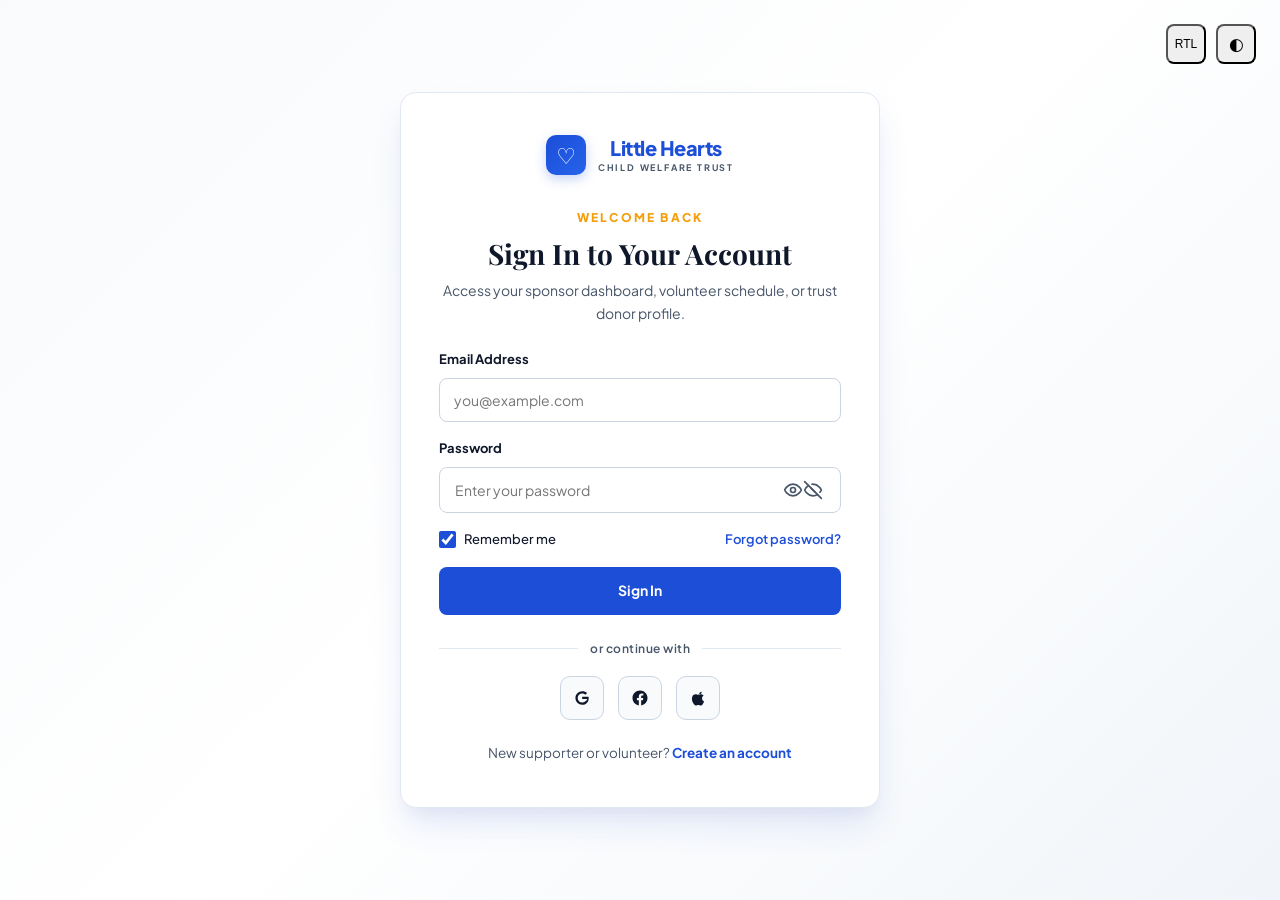
<file: login.html>
<!doctype html>
<html lang="en">
<head>
  <meta charset="utf-8">
  <meta name="viewport" content="width=device-width,initial-scale=1">
  <title>Sign In | Little Hearts Child Welfare Trust</title>
  <link rel="icon" href="assets/favicon.svg" type="image/svg+xml">
  <link rel="stylesheet" href="assets/style.css">
</head>
<body class="auth-body">
  <!-- Requirement 7: RTL and Theme button outside the card at top right corner -->
  <div class="auth-top-tools">
    <button class="tool-btn" id="rtlToggle" type="button" title="Toggle right-to-left layout" aria-label="Toggle RTL">RTL</button>
    <button class="tool-btn theme-toggle" id="themeToggle" type="button" aria-label="Toggle dark/light theme" title="Toggle theme">◐</button>
  </div>

  <main class="auth-wrap">
    <!-- Centered Card, Strictly No Images -->
    <section class="auth-card">
      <!-- Requirement 7: Brandname inside the card, aligned to center -->
      <a class="brand auth-card-brand" href="index.html" aria-label="Little Hearts Child Welfare Trust">
        <span class="brand-mark">♡</span>
        <span>Little Hearts<small>CHILD WELFARE TRUST</small></span>
      </a>

      <div class="auth-header">
        <span class="eyebrow">WELCOME BACK</span>
        <h1>Sign In to Your Account</h1>
        <p>Access your sponsor dashboard, volunteer schedule, or trust donor profile.</p>
      </div>

      <form id="authForm">
        <label>Email Address
          <input required type="email" name="email" placeholder="you@example.com" autocomplete="email">
        </label>
        <label>Password
          <div class="password-wrap">
            <input required type="password" name="password" id="loginPassword" placeholder="Enter your password" autocomplete="current-password">
            <button type="button" class="password-toggle" data-target="loginPassword" aria-label="Toggle password visibility">
              <svg class="eye-open" width="18" height="18" viewBox="0 0 24 24" fill="none" stroke="currentColor" stroke-width="2" stroke-linecap="round" stroke-linejoin="round"><path d="M2 12s3-7 10-7 10 7 10 7-3 7-10 7-10-7-10-7Z"/><circle cx="12" cy="12" r="3"/></svg>
              <svg class="eye-closed" width="18" height="18" viewBox="0 0 24 24" fill="none" stroke="currentColor" stroke-width="2" stroke-linecap="round" stroke-linejoin="round" style="display:none;"><path d="m9.88 9.88 4.24 4.24"/><path d="M10.73 5.08A10.43 10.43 0 0 1 12 5c7 0 10 7 10 7a13.16 13.16 0 0 1-1.67 2.68"/><path d="M6.61 6.61A13.526 13.526 0 0 0 2 12s3 7 10 7a9.74 9.74 0 0 0 5.39-1.61"/><line x1="2" x2="22" y1="2" y2="22"/></svg>
            </button>
          </div>
        </label>

        <!-- Issue 17: Remember Me Checkbox & Forgot Password Link -->
        <div class="auth-options-row">
          <label class="remember-checkbox">
            <input type="checkbox" name="remember" checked>
            <span>Remember me</span>
          </label>
          <a href="#" class="forgot-link">Forgot password?</a>
        </div>

        <button class="btn btn-primary full" type="submit">Sign In</button>
        <p class="form-status" aria-live="polite"></p>
      </form>

      <div class="auth-divider"><span>or continue with</span></div>

      <!-- Requirement 7: Social Media Icons Aligned Properly to Center (No Repetition) -->
      <div class="auth-social-row">
        <a class="social-auth-btn" href="#" aria-label="Sign in with Google" title="Google">
          <svg width="18" height="18" viewBox="0 0 24 24" fill="currentColor"><path d="M12.24 10.285V13.4h6.887C18.2 15.633 15.645 18 12.24 18c-3.315 0-6-2.685-6-6s2.685-6 6-6c1.62 0 3.09.615 4.2 1.62l2.37-2.37C17.415 3.87 14.985 3 12.24 3 7.27 3 3.24 7.03 3.24 12s4.03 9 9 9c5.205 0 8.655-3.66 8.655-8.82 0-.6-.06-1.185-.165-1.895H12.24z"/></svg>
        </a>
        <a class="social-auth-btn" href="#" aria-label="Sign in with Facebook" title="Facebook">
          <svg width="18" height="18" viewBox="0 0 24 24" fill="currentColor"><path d="M22 12c0-5.523-4.477-10-10-10S2 6.477 2 12c0 4.991 3.657 9.128 8.438 9.878v-6.987h-2.54V12h2.54V9.797c0-2.506 1.492-3.89 3.777-3.89 1.094 0 2.238.195 2.238.195v2.46h-1.26c-1.243 0-1.63.771-1.63 1.562V12h2.773l-.443 2.89h-2.33v6.988C18.343 21.128 22 16.991 22 12z"/></svg>
        </a>
        <a class="social-auth-btn" href="#" aria-label="Sign in with Apple" title="Apple">
          <svg width="18" height="18" viewBox="0 0 24 24" fill="currentColor"><path d="M18.71 19.5c-.83 1.24-1.71 2.45-3.05 2.47-1.34.03-1.77-.79-3.29-.79-1.53 0-2 .77-3.27.82-1.31.05-2.3-1.32-3.14-2.53C4.25 17 2.94 12.45 4.7 9.39c.87-1.52 2.43-2.48 4.12-2.51 1.28-.02 2.5.87 3.29.87.78 0 2.26-1.07 3.81-.91.65.03 2.47.26 3.64 1.98-.09.06-2.17 1.28-2.15 3.81.03 3.02 2.65 4.03 2.68 4.04-.03.07-.42 1.44-1.38 2.83M15.97 6.37c.62-.75 1.04-1.8 0.93-2.85-.9.04-1.99.6-2.63 1.35-.57.65-1.07 1.71-.93 2.73 1 .08 2.02-.51 2.63-1.23z"/></svg>
        </a>
      </div>

      <p class="auth-switch">New supporter or volunteer? <a href="signup.html">Create an account</a></p>
    </section>
  </main>

  <script src="assets/app.js"></script>
</body>
</html>
</file>
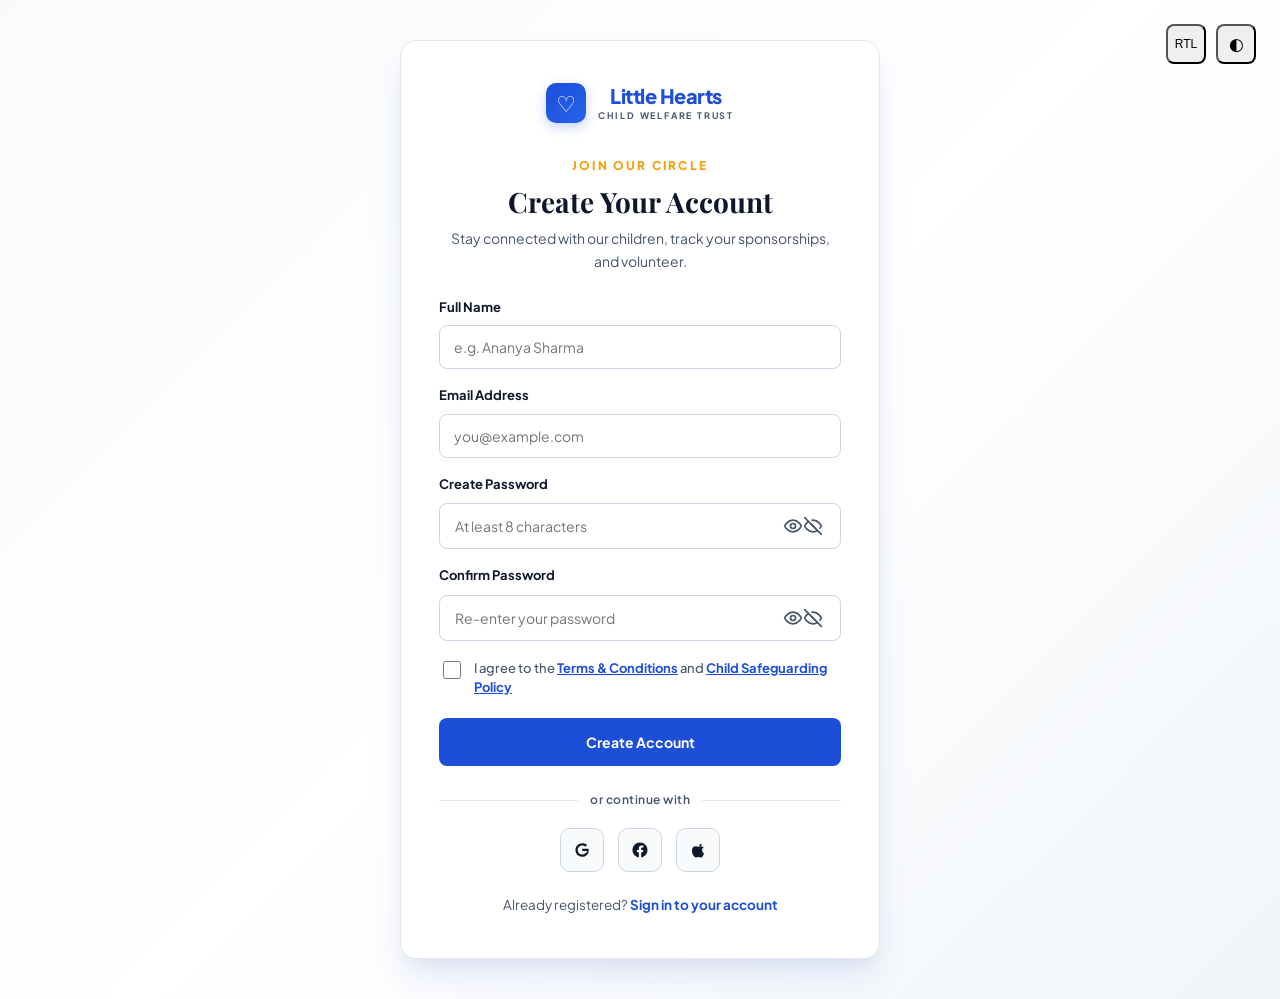
<file: signup.html>
<!doctype html>
<html lang="en">
<head>
  <meta charset="utf-8">
  <meta name="viewport" content="width=device-width,initial-scale=1">
  <title>Create Account | Little Hearts Child Welfare Trust</title>
  <link rel="icon" href="assets/favicon.svg" type="image/svg+xml">
  <link rel="stylesheet" href="assets/style.css">
</head>
<body class="auth-body">
  <!-- Requirement 7: RTL and Theme button outside the card at top right corner -->
  <div class="auth-top-tools">
    <button class="tool-btn" id="rtlToggle" type="button" title="Toggle right-to-left layout" aria-label="Toggle RTL">RTL</button>
    <button class="tool-btn theme-toggle" id="themeToggle" type="button" aria-label="Toggle dark/light theme" title="Toggle theme">◐</button>
  </div>

  <main class="auth-wrap">
    <!-- Centered Card, Strictly No Images -->
    <section class="auth-card">
      <!-- Requirement 7: Brandname inside the card, aligned to center -->
      <a class="brand auth-card-brand" href="index.html" aria-label="Little Hearts Child Welfare Trust">
        <span class="brand-mark">♡</span>
        <span>Little Hearts<small>CHILD WELFARE TRUST</small></span>
      </a>

      <div class="auth-header">
        <span class="eyebrow">JOIN OUR CIRCLE</span>
        <h1>Create Your Account</h1>
        <p>Stay connected with our children, track your sponsorships, and volunteer.</p>
      </div>

      <form id="authForm">
        <label>Full Name
          <input required type="text" name="name" placeholder="e.g. Ananya Sharma" autocomplete="name">
        </label>
        <label>Email Address
          <input required type="email" name="email" placeholder="you@example.com" autocomplete="email">
        </label>
        
        <!-- Issue 17: Create Password with Eye Toggle -->
        <label>Create Password
          <div class="password-wrap">
            <input required type="password" name="password" id="signupPassword" minlength="8" placeholder="At least 8 characters" autocomplete="new-password">
            <button type="button" class="password-toggle" data-target="signupPassword" aria-label="Toggle password visibility">
              <svg class="eye-open" width="18" height="18" viewBox="0 0 24 24" fill="none" stroke="currentColor" stroke-width="2" stroke-linecap="round" stroke-linejoin="round"><path d="M2 12s3-7 10-7 10 7 10 7-3 7-10 7-10-7-10-7Z"/><circle cx="12" cy="12" r="3"/></svg>
              <svg class="eye-closed" width="18" height="18" viewBox="0 0 24 24" fill="none" stroke="currentColor" stroke-width="2" stroke-linecap="round" stroke-linejoin="round" style="display:none;"><path d="m9.88 9.88 4.24 4.24"/><path d="M10.73 5.08A10.43 10.43 0 0 1 12 5c7 0 10 7 10 7a13.16 13.16 0 0 1-1.67 2.68"/><path d="M6.61 6.61A13.526 13.526 0 0 0 2 12s3 7 10 7a9.74 9.74 0 0 0 5.39-1.61"/><line x1="2" x2="22" y1="2" y2="22"/></svg>
            </button>
          </div>
        </label>

        <!-- Issue 17: Confirm Password Tab with Eye Toggle -->
        <label>Confirm Password
          <div class="password-wrap">
            <input required type="password" name="confirm_password" id="signupConfirmPassword" minlength="8" placeholder="Re-enter your password" autocomplete="new-password">
            <button type="button" class="password-toggle" data-target="signupConfirmPassword" aria-label="Toggle password visibility">
              <svg class="eye-open" width="18" height="18" viewBox="0 0 24 24" fill="none" stroke="currentColor" stroke-width="2" stroke-linecap="round" stroke-linejoin="round"><path d="M2 12s3-7 10-7 10 7 10 7-3 7-10 7-10-7-10-7Z"/><circle cx="12" cy="12" r="3"/></svg>
              <svg class="eye-closed" width="18" height="18" viewBox="0 0 24 24" fill="none" stroke="currentColor" stroke-width="2" stroke-linecap="round" stroke-linejoin="round" style="display:none;"><path d="m9.88 9.88 4.24 4.24"/><path d="M10.73 5.08A10.43 10.43 0 0 1 12 5c7 0 10 7 10 7a13.16 13.16 0 0 1-1.67 2.68"/><path d="M6.61 6.61A13.526 13.526 0 0 0 2 12s3 7 10 7a9.74 9.74 0 0 0 5.39-1.61"/><line x1="2" x2="22" y1="2" y2="22"/></svg>
            </button>
          </div>
        </label>

        <!-- Requirement 8: Terms & Conditions Checkbox -->
        <label class="terms-checkbox">
          <input type="checkbox" required name="terms">
          <span>I agree to the <a href="#" class="terms-link">Terms &amp; Conditions</a> and <a href="#" class="terms-link">Child Safeguarding Policy</a></span>
        </label>

        <button class="btn btn-primary full" type="submit">Create Account</button>
        <p class="form-status" aria-live="polite"></p>
      </form>

      <div class="auth-divider"><span>or continue with</span></div>

      <!-- Requirement 7: Social Media Icons Aligned Properly to Center (No Repetition) -->
      <div class="auth-social-row">
        <a class="social-auth-btn" href="#" aria-label="Sign up with Google" title="Google">
          <svg width="18" height="18" viewBox="0 0 24 24" fill="currentColor"><path d="M12.24 10.285V13.4h6.887C18.2 15.633 15.645 18 12.24 18c-3.315 0-6-2.685-6-6s2.685-6 6-6c1.62 0 3.09.615 4.2 1.62l2.37-2.37C17.415 3.87 14.985 3 12.24 3 7.27 3 3.24 7.03 3.24 12s4.03 9 9 9c5.205 0 8.655-3.66 8.655-8.82 0-.6-.06-1.185-.165-1.895H12.24z"/></svg>
        </a>
        <a class="social-auth-btn" href="#" aria-label="Sign up with Facebook" title="Facebook">
          <svg width="18" height="18" viewBox="0 0 24 24" fill="currentColor"><path d="M22 12c0-5.523-4.477-10-10-10S2 6.477 2 12c0 4.991 3.657 9.128 8.438 9.878v-6.987h-2.54V12h2.54V9.797c0-2.506 1.492-3.89 3.777-3.89 1.094 0 2.238.195 2.238.195v2.46h-1.26c-1.243 0-1.63.771-1.63 1.562V12h2.773l-.443 2.89h-2.33v6.988C18.343 21.128 22 16.991 22 12z"/></svg>
        </a>
        <a class="social-auth-btn" href="#" aria-label="Sign up with Apple" title="Apple">
          <svg width="18" height="18" viewBox="0 0 24 24" fill="currentColor"><path d="M18.71 19.5c-.83 1.24-1.71 2.45-3.05 2.47-1.34.03-1.77-.79-3.29-.79-1.53 0-2 .77-3.27.82-1.31.05-2.3-1.32-3.14-2.53C4.25 17 2.94 12.45 4.7 9.39c.87-1.52 2.43-2.48 4.12-2.51 1.28-.02 2.5.87 3.29.87.78 0 2.26-1.07 3.81-.91.65.03 2.47.26 3.64 1.98-.09.06-2.17 1.28-2.15 3.81.03 3.02 2.65 4.03 2.68 4.04-.03.07-.42 1.44-1.38 2.83M15.97 6.37c.62-.75 1.04-1.8 0.93-2.85-.9.04-1.99.6-2.63 1.35-.57.65-1.07 1.71-.93 2.73 1 .08 2.02-.51 2.63-1.23z"/></svg>
        </a>
      </div>

      <p class="auth-switch">Already registered? <a href="login.html">Sign in to your account</a></p>
    </section>
  </main>

  <script src="assets/app.js"></script>
</body>
</html>
</file>
<file: assets/style.css>
@import url('https://fonts.googleapis.com/css2?family=Plus+Jakarta+Sans:wght@400;500;600;700;800&family=Playfair+Display:ital,wght@0,600;0,700;1,600&display=swap');

/* ==========================================================================
   COLOR SYSTEM & ROOT VARIABLES
   Royal Sapphire Trust Blue Palette with Warm Golden Amber Accents
   ========================================================================== */
:root {
  --primary: #1d4ed8;            /* Royal Sapphire Trust Blue */
  --primary-hover: #1e40af;
  --primary-soft: #eff6ff;
  --primary-rgb: 29, 78, 216;
  --accent: #f59e0b;             /* Warm Golden Amber */
  --accent-hover: #d97706;
  --heart: #e11d48;              /* Caring Rose/Heart Crimson */
  --green: #1d4ed8;
  --green2: #2563eb;
  
  --ink: #0f172a;                /* High contrast deep slate text */
  --ink-soft: #334155;
  --muted: #475569;              /* High contrast WCAG AA (>5.5:1) */
  --paper: #ffffff;              /* Crisp white */
  --soft: #f8fafc;
  --soft-alt: #f1f5f9;
  --card-bg: #ffffff;
  --line: #e2e8f0;
  --line-strong: #cbd5e1;
  
  --shadow-sm: 0 2px 4px rgba(15, 23, 42, 0.05);
  --shadow: 0 10px 25px -5px rgba(15, 23, 42, 0.08), 0 8px 10px -6px rgba(15, 23, 42, 0.04);
  --shadow-lg: 0 20px 35px -5px rgba(29, 78, 216, 0.12), 0 10px 15px -5px rgba(15, 23, 42, 0.04);
  
  --font: 'Plus Jakarta Sans', system-ui, -apple-system, BlinkMacSystemFont, 'Segoe UI', Roboto, sans-serif;
  --font-serif: 'Playfair Display', Georgia, serif;
}

:root[data-theme="dark"] {
  --primary: #3b82f6;            /* Radiant Electric Blue */
  --primary-hover: #60a5fa;
  --primary-soft: rgba(59, 130, 246, 0.18);
  --primary-rgb: 59, 130, 246;
  --accent: #fbbf24;
  --accent-hover: #f59e0b;
  --heart: #f43f5e;
  --green: #3b82f6;
  --green2: #60a5fa;
  
  --ink: #f8fafc;                /* Crisp white text (>14:1 contrast) */
  --ink-soft: #e2e8f0;
  --muted: #cbd5e1;              /* Slate 300 - Clean high contrast */
  --paper: #090e17;              /* Deep dark slate */
  --soft: #111827;               /* Elevated dark surface */
  --soft-alt: #1e293b;
  --card-bg: #111827;
  --line: #1e293b;
  --line-strong: #334155;
  
  --shadow-sm: 0 2px 4px rgba(0, 0, 0, 0.3);
  --shadow: 0 10px 30px -5px rgba(0, 0, 0, 0.45);
  --shadow-lg: 0 20px 40px -5px rgba(0, 0, 0, 0.6);
}

/* Base Styles */
*, *::before, *::after { box-sizing: border-box; }
html { scroll-behavior: smooth; }
body {
  margin: 0;
  background-color: var(--paper);
  color: var(--ink);
  font-family: var(--font);
  line-height: 1.65;
  transition: background-color 0.25s ease, color 0.25s ease;
  overflow-x: hidden;
}
a { color: inherit; text-decoration: none; }
img { display: block; max-width: 100%; height: auto; }
.container {
  width: min(1180px, calc(100% - 44px));
  margin-left: auto;
  margin-right: auto;
}

/* ==========================================================================
   HEADER & NAVBAR (Issue 1, Issue 4, Issue 19)
   - Order: Theme -> RTL -> Sign In
   - ALL 3 buttons have the EXACT SAME HEIGHT (40px desktop, 34px mobile)
   - Navbar stable, no jumping, fixed height
   ========================================================================== */
.site-header {
  height: 80px;
  background: var(--paper);
  border-bottom: 1px solid var(--line);
  position: sticky;
  top: 0;
  z-index: 1000;
  transition: background-color .25s ease, border-color .25s ease;
  backdrop-filter: blur(10px);
}

.nav-wrap {
  height: 100%;
  display: flex;
  align-items: center;
  justify-content: space-between;
  gap: 16px;
}

.brand {
  display: flex;
  align-items: center;
  gap: 12px;
  color: var(--primary);
  font-size: 20px;
  font-weight: 800;
  letter-spacing: -0.5px;
  line-height: 1.1;
  white-space: nowrap;
  flex-shrink: 0;
}
.brand small {
  display: block;
  font-size: 9px;
  letter-spacing: 1.8px;
  color: var(--muted);
  font-weight: 700;
  margin-top: 4px;
}
.brand-mark {
  width: 40px;
  height: 40px;
  border-radius: 10px;
  background: linear-gradient(135deg, var(--primary), #2563eb);
  color: #fff;
  display: grid;
  place-items: center;
  font-size: 22px;
  box-shadow: 0 4px 12px rgba(29, 78, 216, 0.25);
  flex-shrink: 0;
}

/* Center Aligned Navbar Menu Options */
.main-nav {
  display: flex;
  align-items: center;
  justify-content: center;
  gap: 20px;
  flex: 1;
  margin: 0 auto;
}
.main-nav a {
  font-size: 14px;
  font-weight: 600;
  color: var(--ink-soft);
  white-space: nowrap;
  padding: 8px 12px;
  border-radius: 6px;
  transition: all .2s ease;
}
.main-nav a:hover,
.main-nav a:focus,
.main-nav a.active {
  color: var(--primary);
  background: var(--primary-soft);
}

.nav-right-cluster {
  display: flex;
  align-items: center;
  gap: 12px;
  flex-shrink: 0;
}

/* Issue 1: Theme, RTL, and Sign In buttons - EXACT SAME HEIGHT (40px) */
.nav-tools {
  display: flex;
  align-items: center;
  gap: 8px;
  flex-shrink: 0;
}
.nav-tools .tool-btn {
  width: 40px;
  height: 40px;
  min-width: 40px;
  border: 1px solid var(--line-strong);
  background: var(--soft);
  color: var(--ink);
  border-radius: 8px;
  cursor: pointer;
  font-weight: 700;
  display: inline-flex;
  align-items: center;
  justify-content: center;
  box-sizing: border-box;
  transition: all .2s ease;
}
.nav-tools .tool-btn:hover {
  background: var(--primary-soft);
  color: var(--primary);
  border-color: var(--primary);
}
.tool-btn#rtlToggle { font-size: 12px; }
.tool-btn.theme-toggle { font-size: 17px; }

.nav-signin-btn {
  height: 40px;
  min-height: 40px;
  padding: 0 20px;
  font-size: 13.5px;
  font-weight: 700;
  border-radius: 8px;
  display: inline-flex;
  align-items: center;
  justify-content: center;
  box-sizing: border-box;
  white-space: nowrap;
  background: var(--primary);
  color: #ffffff !important;
  box-shadow: 0 4px 14px rgba(29, 78, 216, 0.22);
}
.nav-signin-btn:hover {
  background: var(--primary-hover);
  transform: translateY(-2px);
}

.menu-toggle {
  display: none;
  width: 40px;
  height: 40px;
  min-width: 40px;
  border: 1px solid var(--line-strong);
  background: var(--soft);
  color: var(--ink);
  border-radius: 8px;
  cursor: pointer;
  font-size: 20px;
  align-items: center;
  justify-content: center;
}

/* ==========================================================================
   BUTTONS & CTAs (Issue 7: Dark theme second button text visibility)
   ========================================================================== */
.btn {
  display: inline-flex;
  align-items: center;
  justify-content: center;
  padding: 12px 24px;
  min-height: 46px;
  border-radius: 8px;
  border: 0;
  font: 700 14px var(--font);
  cursor: pointer;
  transition: all .25s ease;
  text-decoration: none;
  text-align: center;
  line-height: 1.2;
  box-sizing: border-box;
}
.btn:hover {
  transform: translateY(-2px);
  box-shadow: var(--shadow);
}
.btn-primary {
  background: var(--primary);
  color: #ffffff !important;
}
.btn-primary:hover {
  background: var(--primary-hover);
}

/* Issue 7: High-contrast light button in BOTH light & dark modes */
.btn-light {
  background: #ffffff !important;
  color: #0f172a !important; /* Always crisp dark text in light theme */
  border: 1.5px solid #ffffff !important;
}
.btn-light:hover {
  background: #f1f5f9 !important;
  color: #0f172a !important;
}
:root[data-theme="dark"] .btn-light {
  background: rgba(255, 255, 255, 0.16) !important;
  color: #ffffff !important; /* Visible, bright high-contrast text in dark theme */
  border: 1.5px solid rgba(255, 255, 255, 0.8) !important;
  backdrop-filter: blur(8px);
}
:root[data-theme="dark"] .btn-light:hover {
  background: rgba(255, 255, 255, 0.28) !important;
  border-color: #ffffff !important;
  color: #ffffff !important;
}

/* In all Hero sections (both light and dark theme), keep the second button solid white for maximum contrast */
.hero .btn-light,
.page-hero .btn-light,
:root[data-theme="dark"] .hero .btn-light,
:root[data-theme="dark"] .page-hero .btn-light {
  background: #ffffff !important;
  color: #0f172a !important;
  border: 1.5px solid #ffffff !important;
  font-weight: 700 !important;
}
.hero .btn-light:hover,
.page-hero .btn-light:hover,
:root[data-theme="dark"] .hero .btn-light:hover,
:root[data-theme="dark"] .page-hero .btn-light:hover {
  background: #f1f5f9 !important;
  color: #0f172a !important;
}

.btn-outline {
  background: transparent;
  color: var(--primary) !important;
  border: 2px solid var(--primary);
}
.btn-outline:hover {
  background: var(--primary-soft);
  color: var(--primary-hover) !important;
}
.btn-accent {
  background: var(--accent);
  color: #0f172a !important;
}
.btn-accent:hover {
  background: var(--accent-hover);
}
.btn.full {
  width: 100%;
  height: 48px;
}

.actions {
  display: flex;
  gap: 16px;
  justify-content: center;
  align-items: center;
  flex-wrap: wrap;
  margin-top: 30px;
}
.actions .btn {
  min-width: 190px;
  height: 48px;
}

/* ==========================================================================
   HERO SECTIONS (Issue 8: Matching Home 1 & Home 2 Aesthetics)
   ========================================================================== */
.hero, .page-hero {
  position: relative;
  background-size: cover;
  background-position: center center;
  display: flex;
  align-items: center;
  justify-content: center;
  text-align: center;
  color: #ffffff;
  overflow: hidden;
}

.hero {
  min-height: 640px;
}
.page-hero {
  padding: 110px 0 90px;
}

.hero-shade, .page-hero-shade {
  position: absolute;
  inset: 0;
  background: radial-gradient(circle at center, rgba(15, 23, 42, 0.74) 0%, rgba(15, 23, 42, 0.90) 100%);
  z-index: 1;
}

.hero-home1 {
  background-image: url('https://images.unsplash.com/photo-1472162072942-cd5147eb3902?auto=format&fit=crop&w=2000&q=85');
}
.hero-home2 {
  background-image: url('https://images.unsplash.com/photo-1542810634-71277d95dcbb?auto=format&fit=crop&w=2000&q=85');
}
.hero-work {
  background-image: url('https://images.unsplash.com/photo-1516738901171-8eb4fc13bd20?auto=format&fit=crop&w=2000&q=85');
}
.hero-donate {
  background-image: url('https://images.unsplash.com/photo-1502086223501-7ea6ecd79368?auto=format&fit=crop&w=2000&q=85');
}
.hero-gallery {
  background-image: url('https://images.unsplash.com/photo-1511949860663-92c5c57d48a7?auto=format&fit=crop&w=2000&q=85');
}
.hero-products {
  background-image: url('https://images.unsplash.com/photo-1524069290683-0457abfe42c3?auto=format&fit=crop&w=2000&q=85');
}
.hero-contact {
  background-image: url('https://images.unsplash.com/photo-1531206715517-5c0ba140b2b8?auto=format&fit=crop&w=2000&q=85');
}

.hero-content, .page-hero .container {
  position: relative;
  z-index: 2;
  display: flex;
  flex-direction: column;
  align-items: center;
  justify-content: center;
  text-align: center;
  max-width: 900px;
  padding: 40px 0;
}

.eyebrow {
  font-size: 12px;
  letter-spacing: 2.2px;
  font-weight: 800;
  color: var(--accent);
  display: inline-block;
  margin-bottom: 14px;
  text-transform: uppercase;
}

.hero h1, .page-hero h1 {
  font: 700 clamp(38px, 5.5vw, 68px)/1.15 var(--font-serif);
  max-width: 820px;
  margin: 0 auto 20px;
  letter-spacing: -1.2px;
  color: #ffffff;
  text-shadow: 0 2px 10px rgba(0, 0, 0, 0.4);
}
.hero h1 em, .page-hero h1 em {
  color: var(--accent);
  font-style: italic;
}

.hero p, .page-hero p {
  max-width: 680px;
  font-size: 18px;
  line-height: 1.7;
  color: #f1f5f9;
  margin: 0 auto 28px;
  text-shadow: 0 1px 4px rgba(0, 0, 0, 0.35);
}

.hero-note {
  margin: 34px auto 0;
  background: rgba(15, 23, 42, 0.70);
  border: 1px solid rgba(245, 158, 11, 0.5);
  border-radius: 30px;
  padding: 10px 24px;
  display: inline-flex;
  align-items: center;
  gap: 10px;
  font-size: 13px;
  color: #e2e8f0;
  backdrop-filter: blur(6px);
}
.hero-note strong {
  color: var(--accent);
  font-weight: 700;
}

/* ==========================================================================
   IMPACT STRIP & STATS
   ========================================================================== */
.impact-strip {
  background: linear-gradient(135deg, var(--primary), #1e40af);
  color: #ffffff;
  box-shadow: var(--shadow);
}
.stats {
  display: grid;
  grid-template-columns: repeat(4, 1fr);
  padding: 34px 0;
  gap: 20px;
}
.stats div {
  display: flex;
  flex-direction: column;
  text-align: center;
  border-right: 1px solid rgba(255, 255, 255, 0.2);
  padding: 0 10px;
}
.stats div:last-child { border-right: 0; }
.stats strong {
  font: 700 clamp(28px, 3.5vw, 42px)/1 var(--font-serif);
  color: var(--accent);
  margin-bottom: 6px;
}
.stats span {
  font-size: 13px;
  font-weight: 600;
  color: #e0f2fe;
  letter-spacing: 0.5px;
}

/* ==========================================================================
   SECTIONS & TYPOGRAPHY
   ========================================================================== */
.section {
  padding: 92px 0;
}
.section.soft {
  background: var(--soft);
}
.section.soft-alt {
  background: var(--soft-alt);
}

.section-head {
  text-align: center;
  max-width: 720px;
  margin: 0 auto 50px;
}
.section-head h2,
.split h2,
.feature-band h2,
.cta-panel h2,
.donate-layout h2,
.contact-layout h2,
.volunteer-layout h2 {
  font: 700 clamp(28px, 3.8vw, 44px)/1.2 var(--font-serif);
  color: var(--ink);
  margin: 0 0 16px;
  letter-spacing: -0.5px;
}
.section-head p,
.split p,
.feature-band p,
.cta-panel p {
  color: var(--muted);
  font-size: 16px;
  line-height: 1.7;
}

.split {
  display: grid;
  grid-template-columns: 1fr 1fr;
  gap: 65px;
  align-items: center;
}
.split.reverse {
  direction: ltr;
}
.lead {
  font-size: 19px !important;
  font-weight: 500;
  color: var(--ink) !important;
  line-height: 1.6;
}
.rounded-img {
  width: 100%;
  height: 440px;
  object-fit: cover;
  border-radius: 14px;
  box-shadow: var(--shadow);
}
.text-link {
  display: inline-flex;
  align-items: center;
  gap: 6px;
  color: var(--primary);
  font-weight: 700;
  font-size: 14px;
  margin-top: 16px;
  transition: gap .2s ease;
}
.text-link:hover {
  gap: 10px;
  color: var(--primary-hover);
}

/* ==========================================================================
   CARDS & CHILD DEVELOPMENT CARDS
   Issue 20 & 21: At 768px, last card in 3-card grid aligns in center
   ========================================================================== */
.cards {
  display: grid;
  gap: 26px;
}
.cards.three {
  grid-template-columns: repeat(3, 1fr);
}
.cards.four {
  grid-template-columns: repeat(4, 1fr);
}

.service-card, .photo-card, .action-card, .impact-card, .dev-card {
  background: var(--card-bg);
  border: 1px solid var(--line);
  border-radius: 14px;
  transition: all .25s ease;
  overflow: hidden;
  display: flex;
  flex-direction: column;
  height: 100%;
}
.service-card:hover, .photo-card:hover, .action-card:hover, .impact-card:hover, .dev-card:hover {
  transform: translateY(-5px);
  box-shadow: var(--shadow-lg);
  border-color: var(--primary);
}

.dev-card-img, .photo-card-img {
  position: relative;
  height: 230px;
  width: 100%;
  overflow: hidden;
  background: var(--soft);
}
.dev-card-img img, .photo-card-img img, .photo-card img {
  width: 100%;
  height: 100%;
  object-fit: cover;
  transition: transform .35s ease;
}
.dev-card:hover .dev-card-img img, .photo-card:hover img {
  transform: scale(1.05);
}
.dev-card-badge {
  position: absolute;
  top: 14px;
  left: 14px;
  background: rgba(15, 23, 42, 0.88);
  color: #ffffff;
  padding: 5px 12px;
  border-radius: 20px;
  font-size: 11px;
  font-weight: 700;
  letter-spacing: 0.5px;
  backdrop-filter: blur(4px);
  z-index: 2;
}

.dev-card-body, .photo-card div, .service-card, .action-card {
  padding: 26px 24px;
  display: flex;
  flex-direction: column;
  flex: 1 1 auto;
}
.dev-card-body h3, .photo-card h3, .service-card h3, .action-card h3 {
  font: 700 21px/1.3 var(--font-serif);
  color: var(--ink);
  margin: 0 0 10px;
}
.dev-card-body p, .photo-card p, .service-card p, .action-card p {
  font-size: 14.5px;
  color: var(--muted);
  line-height: 1.65;
  margin: 0 0 20px;
  flex-grow: 1;
}

/* UNIFORM CARD CTA BUTTON ALIGNMENT */
.card-cta,
.btn.card-cta {
  margin-top: auto !important;
  width: 100%;
  height: 46px;
  display: inline-flex;
  align-items: center;
  justify-content: center;
  text-align: center;
  font-weight: 700;
  font-size: 14px;
  border-radius: 8px;
}

.action-card {
  padding: 30px;
}
.action-card > b {
  font-size: 13px;
  font-weight: 800;
  color: var(--accent);
  letter-spacing: 1px;
  margin-bottom: 12px;
  display: block;
}

.feature-band {
  display: grid;
  grid-template-columns: 1fr 1fr;
  gap: 55px;
  align-items: center;
  background: var(--soft);
  border: 1px solid var(--line);
  padding: 36px;
  border-radius: 16px;
}
.feature-band img {
  width: 100%;
  height: 360px;
  object-fit: cover;
  border-radius: 12px;
  box-shadow: var(--shadow);
}

/* ==========================================================================
   CHECK LIST / POINTS ARRANGEMENT (Issues 10, 11, 13, 15)
   Clean structured point card format - perfectly aligned!
   ========================================================================== */
.check-list {
  padding: 0;
  list-style: none;
  margin: 24px 0;
  display: flex;
  flex-direction: column;
  gap: 14px;
}
.check-list li {
  display: flex;
  align-items: flex-start;
  gap: 14px;
  background: var(--card-bg);
  border: 1px solid var(--line);
  padding: 14px 18px;
  border-radius: 10px;
  box-shadow: var(--shadow-sm);
  transition: all .2s ease;
}
.check-list li:hover {
  border-color: var(--primary);
  transform: translateX(4px);
}
.check-list-icon {
  width: 24px;
  height: 24px;
  border-radius: 50%;
  background: var(--primary-soft);
  color: var(--primary);
  display: grid;
  place-items: center;
  font-size: 13px;
  font-weight: 800;
  flex-shrink: 0;
  margin-top: 2px;
}
.check-list-content {
  flex: 1;
  text-align: left;
}
:root[dir="rtl"] .check-list-content {
  text-align: right;
}
.check-list-content strong {
  display: block;
  font-size: 15px;
  color: var(--ink);
  margin-bottom: 2px;
  font-weight: 700;
}
.check-list-content span {
  font-size: 13.5px;
  color: var(--muted);
  line-height: 1.55;
  display: block;
}

/* QUOTE SECTION */
.quote-section {
  padding: 88px 0;
  background: linear-gradient(135deg, var(--primary), #1e40af);
  color: #ffffff;
  text-align: center;
}
.quote-section h2 {
  font: 700 clamp(28px, 4vw, 44px)/1.25 var(--font-serif);
  max-width: 860px;
  margin: 0 auto 16px;
  color: #ffffff;
}
.quote-section p {
  color: #e0f2fe;
  font-size: 17px;
  max-width: 600px;
  margin: 0 auto;
}

/* CTA PANEL */
.cta-panel {
  padding: 48px 44px;
  background: linear-gradient(135deg, var(--soft), var(--card-bg));
  border: 1px solid var(--line);
  display: flex;
  justify-content: space-between;
  align-items: center;
  gap: 30px;
  border-radius: 16px;
  box-shadow: var(--shadow);
}
.cta-panel h2 {
  max-width: 680px;
  margin: 0 0 10px;
}
.cta-panel p {
  margin: 0;
}
.cta-panel .btn {
  flex-shrink: 0;
  min-width: 190px;
  height: 48px;
}

/* ==========================================================================
   PRODUCTS PAGE (Issue 12: verified relevant photos & uniform alignment)
   ========================================================================== */
.products-filter {
  display: flex;
  justify-content: center;
  gap: 10px;
  flex-wrap: wrap;
  margin-bottom: 40px;
}
.filter-btn {
  padding: 8px 18px;
  border-radius: 20px;
  border: 1px solid var(--line);
  background: var(--card-bg);
  color: var(--ink-soft);
  font-size: 13px;
  font-weight: 600;
  cursor: pointer;
  transition: all .2s ease;
}
.filter-btn:hover, .filter-btn.active {
  background: var(--primary);
  color: #ffffff;
  border-color: var(--primary);
}

.product-card {
  background: var(--card-bg);
  border: 1px solid var(--line);
  border-radius: 14px;
  overflow: hidden;
  display: flex;
  flex-direction: column;
  transition: all .25s ease;
  box-shadow: var(--shadow-sm);
  height: 100%;
}
.product-card:hover {
  transform: translateY(-5px);
  box-shadow: var(--shadow-lg);
  border-color: var(--primary);
}
.product-img-wrap {
  position: relative;
  overflow: hidden;
  height: 250px;
  background: var(--soft);
}
.product-img-wrap img {
  width: 100%;
  height: 100%;
  object-fit: cover;
  transition: transform .35s ease;
}
.product-card:hover .product-img-wrap img {
  transform: scale(1.04);
}
.product-tag {
  position: absolute;
  top: 14px;
  left: 14px;
  background: rgba(15, 23, 42, 0.85);
  color: #ffffff;
  padding: 4px 12px;
  border-radius: 20px;
  font-size: 11px;
  font-weight: 700;
  letter-spacing: 0.5px;
  backdrop-filter: blur(4px);
}
.product-body {
  padding: 24px;
  display: flex;
  flex-direction: column;
  flex: 1;
}
.product-body h3 {
  font: 700 21px/1.3 var(--font-serif);
  color: var(--ink);
  margin: 0 0 8px;
}
.product-body p {
  font-size: 14px;
  color: var(--muted);
  line-height: 1.6;
  margin: 0 0 16px;
  flex: 1;
}
.product-impact-badge {
  background: var(--primary-soft);
  color: var(--primary);
  border: 1px solid rgba(29, 78, 216, 0.2);
  padding: 6px 12px;
  border-radius: 6px;
  font-size: 12px;
  font-weight: 700;
  display: flex;
  align-items: center;
  gap: 6px;
  margin-bottom: 18px;
}
.product-footer {
  display: flex;
  align-items: center;
  justify-content: space-between;
  gap: 12px;
  border-top: 1px solid var(--line);
  padding-top: 16px;
  margin-top: auto;
}
.product-footer .btn {
  min-width: 120px;
  height: 42px;
  padding: 0 18px;
  flex-shrink: 0;
}
.product-price {
  font: 700 22px var(--font);
  color: var(--ink);
}
.product-price small {
  font-size: 12px;
  color: var(--muted);
  font-weight: 500;
  display: block;
}

/* ==========================================================================
   FAQ SECTION (Issue 16)
   ========================================================================== */
.faq-section {
  padding: 92px 0;
  background: var(--soft);
}
.faq-list {
  max-width: 820px;
  margin: 0 auto;
  display: flex;
  flex-direction: column;
  gap: 16px;
}
.faq-item {
  background: var(--card-bg);
  border: 1px solid var(--line);
  border-radius: 12px;
  overflow: hidden;
  transition: all .25s ease;
  box-shadow: var(--shadow-sm);
}
.faq-item.active {
  border-color: var(--primary);
  box-shadow: var(--shadow);
}
.faq-question {
  width: 100%;
  padding: 20px 24px;
  background: transparent;
  border: 0;
  display: flex;
  justify-content: space-between;
  align-items: center;
  gap: 16px;
  font: 700 16px var(--font);
  color: var(--ink);
  cursor: pointer;
  text-align: left;
}
:root[dir="rtl"] .faq-question {
  text-align: right;
}
.faq-icon {
  font-size: 22px;
  color: var(--primary);
  font-weight: 700;
  transition: transform .25s ease;
  flex-shrink: 0;
  line-height: 1;
}
.faq-item.active .faq-icon {
  transform: rotate(45deg);
}
.faq-answer {
  display: none;
  padding: 0 24px 22px;
  color: var(--muted);
  font-size: 14.5px;
  line-height: 1.65;
}
.faq-item.active .faq-answer {
  display: block;
}

/* ==========================================================================
   WORK & GALLERY & DONATE LAYOUTS
   ========================================================================== */
.work-grid {
  display: grid;
  grid-template-columns: 1fr 1fr;
  gap: 32px;
}
.work-grid article {
  display: grid;
  grid-template-columns: 44% 1fr;
  gap: 24px;
  align-items: center;
  border-bottom: 1px solid var(--line);
  padding-bottom: 26px;
}
.work-grid img {
  width: 100%;
  height: 220px;
  object-fit: cover;
  border-radius: 10px;
  box-shadow: var(--shadow-sm);
}
.work-grid article span {
  font-size: 11px;
  letter-spacing: 1.5px;
  color: var(--primary);
  font-weight: 800;
  text-transform: uppercase;
}
.work-grid h3 {
  font: 700 22px/1.3 var(--font-serif);
  color: var(--ink);
  margin: 8px 0;
}
.work-grid p {
  font-size: 14px;
  color: var(--muted);
  line-height: 1.6;
}

.gallery-grid {
  display: grid;
  grid-template-columns: repeat(3, 1fr);
  gap: 22px;
}
.gallery-item {
  position: relative;
  border-radius: 12px;
  overflow: hidden;
  box-shadow: var(--shadow-sm);
  background: var(--card-bg);
  border: 1px solid var(--line);
  transition: all .25s ease;
}
.gallery-item:hover {
  transform: translateY(-4px);
  box-shadow: var(--shadow-lg);
  border-color: var(--primary);
}
.gallery-item img {
  width: 100%;
  height: 290px;
  object-fit: cover;
  transition: transform .35s ease;
}
.gallery-item:hover img {
  transform: scale(1.03);
}
.gallery-caption {
  padding: 16px 20px;
  background: var(--card-bg);
}
.gallery-caption strong {
  display: block;
  font-size: 15px;
  color: var(--ink);
  margin-bottom: 4px;
}
.gallery-caption span {
  font-size: 12px;
  color: var(--muted);
}

.donate-layout, .contact-layout, .volunteer-layout {
  display: grid;
  grid-template-columns: 1fr 1fr;
  gap: 65px;
  align-items: start;
}
.giving-list {
  margin: 28px 0;
}
.giving-list div {
  display: flex;
  gap: 22px;
  padding: 16px 0;
  border-bottom: 1px solid var(--line);
  align-items: center;
}
.giving-list b {
  min-width: 95px;
  color: var(--primary);
  font: 700 24px var(--font-serif);
}
.giving-list span {
  font-size: 14.5px;
  color: var(--muted);
}
.small-note {
  font-size: 12px;
  color: var(--muted);
  line-height: 1.6;
  margin-top: 14px;
}

.form-card {
  background: var(--soft);
  padding: 34px;
  border: 1px solid var(--line);
  border-radius: 14px;
  box-shadow: var(--shadow-sm);
}
.form-card h3 {
  font: 700 26px var(--font-serif);
  color: var(--ink);
  margin: 0 0 22px;
}
.form-card label {
  display: block;
  font-size: 13px;
  font-weight: 700;
  color: var(--ink);
  margin: 0 0 16px;
}
.form-card input, .form-card select, .form-card textarea {
  display: block;
  width: 100%;
  margin-top: 8px;
  padding: 13px 15px;
  border: 1px solid var(--line-strong);
  border-radius: 8px;
  background: var(--paper);
  color: var(--ink);
  font: 14px var(--font);
  outline: none;
  transition: border-color .2s ease, box-shadow .2s ease;
}
.form-card input:focus, .form-card select:focus, .form-card textarea:focus {
  border-color: var(--primary);
  box-shadow: 0 0 0 3px rgba(29, 78, 216, 0.15);
}
.form-status {
  font-size: 13px;
  color: var(--primary);
  font-weight: 700;
  margin-top: 12px;
}

/* ==========================================================================
   CONTACT DETAILS WITH ICONS (Issue 14 & Issue 22)
   ========================================================================== */
.contact-detail-row {
  display: flex;
  align-items: flex-start;
  gap: 16px;
  padding: 18px 0;
  border-bottom: 1px solid var(--line);
}
.contact-detail-ico {
  width: 42px;
  height: 42px;
  border-radius: 10px;
  background: var(--primary-soft);
  color: var(--primary);
  display: grid;
  place-items: center;
  font-size: 18px;
  flex-shrink: 0;
  margin-top: 2px;
}
.contact-detail-ico svg {
  width: 20px;
  height: 20px;
}
.contact-detail-body {
  flex: 1;
  text-align: left;
}
:root[dir="rtl"] .contact-detail-body {
  text-align: right;
}
.contact-detail-body b {
  display: block;
  font-size: 11.5px;
  text-transform: uppercase;
  letter-spacing: 1px;
  color: var(--primary);
  margin-bottom: 4px;
}
.contact-detail-body span {
  font-size: 15px;
  color: var(--ink);
  font-weight: 600;
  line-height: 1.5;
}

.social-row {
  display: flex;
  gap: 10px;
  margin-top: 22px;
}
.social-row a {
  width: 38px;
  height: 38px;
  border-radius: 50%;
  display: grid;
  place-items: center;
  background: var(--primary);
  color: #ffffff;
  font-size: 14px;
  font-weight: 700;
  transition: all .2s ease;
}
.social-row a:hover {
  background: var(--primary-hover);
  transform: translateY(-2px);
}

.volunteer-img {
  height: 300px;
  width: 100%;
  object-fit: cover;
  border-radius: 12px;
  margin-top: 24px;
  box-shadow: var(--shadow);
}
.map-section {
  padding: 0 0 90px;
}
.map-section iframe {
  width: 100%;
  height: 380px;
  border: 0;
  border-radius: 12px;
  box-shadow: var(--shadow);
}

/* ==========================================================================
   FOOTER (Issue 5: Registered Office icons)
   ========================================================================== */
.site-footer {
  background: #0b1329;
  color: #e2e8f0;
  padding: 70px 0 25px;
  border-top: 1px solid rgba(255, 255, 255, 0.1);
}
.footer-grid {
  display: grid;
  grid-template-columns: 2fr 1fr 1fr 1.3fr;
  gap: 40px;
}
.footer-brand {
  color: #ffffff;
}
.footer-brand small {
  color: #94a3b8;
}
.footer-grid p {
  font-size: 13.5px;
  color: #cbd5e1;
  max-width: 280px;
  line-height: 1.65;
}
.footer-grid h4 {
  font-size: 14px;
  color: var(--accent);
  margin: 0 0 18px;
  font-weight: 700;
  letter-spacing: 0.5px;
}
.footer-grid > div > a:not(.brand) {
  display: block;
  font-size: 13.5px;
  color: #cbd5e1;
  margin: 10px 0;
  transition: color .2s ease;
}
.footer-grid > div > a:not(.brand):hover {
  color: #ffffff;
}

.footer-icon-line {
  display: flex !important;
  align-items: flex-start;
  gap: 10px;
  margin: 10px 0 !important;
  font-size: 13px !important;
  color: #cbd5e1 !important;
}
.footer-ico {
  width: 17px;
  height: 17px;
  flex-shrink: 0;
  margin-top: 3px;
  color: var(--accent);
}
.footer-badge {
  display: inline-flex !important;
  align-items: center;
  gap: 8px;
  background: rgba(245, 158, 11, 0.15);
  color: var(--accent) !important;
  border: 1px solid rgba(245, 158, 11, 0.3);
  padding: 6px 12px;
  border-radius: 6px;
  font-size: 12px !important;
  font-weight: 700;
  margin-top: 12px;
}
.badge-ico {
  width: 15px;
  height: 15px;
  flex-shrink: 0;
}
.footer-bottom {
  border-top: 1px solid rgba(255, 255, 255, 0.12);
  margin-top: 45px;
  padding-top: 22px;
  display: flex;
  justify-content: space-between;
  font-size: 12px;
  color: #94a3b8;
  flex-wrap: wrap;
  gap: 12px;
}

/* ==========================================================================
   BACK TO TOP BUTTON (Issue 6)
   ========================================================================== */
.back-to-top {
  position: fixed;
  bottom: 30px;
  right: 30px;
  width: 44px;
  height: 44px;
  border-radius: 50%;
  background: var(--primary);
  color: #ffffff;
  border: 2px solid rgba(255, 255, 255, 0.3);
  box-shadow: 0 8px 25px rgba(0, 0, 0, 0.3);
  font-size: 18px;
  font-weight: 800;
  cursor: pointer;
  display: flex;
  align-items: center;
  justify-content: center;
  opacity: 0;
  visibility: hidden;
  transform: translateY(20px);
  transition: all .3s ease;
  z-index: 999;
}
.back-to-top.visible {
  opacity: 1;
  visibility: visible;
  transform: translateY(0);
}
.back-to-top:hover {
  background: var(--primary-hover);
  transform: translateY(-4px);
  box-shadow: 0 12px 30px rgba(29, 78, 216, 0.4);
}
:root[dir="rtl"] .back-to-top {
  right: auto;
  left: 30px;
}

/* ==========================================================================
   AUTHENTICATION PAGES (Issue 17, 18, 23)
   - Password Eye Toggle
   - Remember Me & Forgot Password
   - Confirm Password
   - Remove "Back to website"
   - RTL/Theme outside card in mobile
   ========================================================================== */
.auth-body {
  min-height: 100vh;
  margin: 0;
  background: linear-gradient(135deg, var(--soft) 0%, var(--paper) 50%, var(--soft-alt) 100%);
  display: flex;
  align-items: center;
  justify-content: center;
  padding: 40px 20px;
  position: relative;
}

.auth-top-tools {
  position: fixed;
  top: 24px;
  right: 24px;
  display: flex;
  align-items: center;
  gap: 10px;
  z-index: 1000;
}
.auth-top-tools .tool-btn {
  width: 40px;
  height: 40px;
  border-radius: 8px;
}

.auth-wrap {
  width: min(480px, 100%);
  margin: auto;
}

.auth-card {
  background: var(--card-bg);
  color: var(--ink);
  padding: 42px 38px;
  border-radius: 16px;
  border: 1px solid var(--line);
  box-shadow: var(--shadow-lg);
  text-align: left;
}

.auth-card-brand {
  display: flex;
  align-items: center;
  justify-content: center;
  text-align: center;
  margin: 0 auto 28px;
  width: fit-content;
}

.auth-header {
  text-align: center;
  margin-bottom: 24px;
}
.auth-header .eyebrow {
  margin-bottom: 8px;
}
.auth-header h1 {
  font: 700 28px/1.25 var(--font-serif);
  color: var(--ink);
  margin: 0 0 8px;
}
.auth-header p {
  font-size: 14px;
  color: var(--muted);
  margin: 0;
}

.auth-card form {
  margin-top: 22px;
}
.auth-card label {
  display: block;
  font-size: 13px;
  font-weight: 700;
  color: var(--ink);
  margin: 0 0 16px;
}
.auth-card input[type="text"],
.auth-card input[type="email"],
.auth-card input[type="password"] {
  display: block;
  width: 100%;
  margin-top: 7px;
  padding: 12px 14px;
  border: 1px solid var(--line-strong);
  border-radius: 8px;
  background: var(--paper);
  color: var(--ink);
  font: 14px var(--font);
  outline: none;
  transition: all .2s ease;
  box-sizing: border-box;
}
.auth-card input:focus {
  border-color: var(--primary);
  box-shadow: 0 0 0 3px rgba(29, 78, 216, 0.15);
}

/* Password Eye Toggle (Issue 17) */
/* Password Eye Toggle (Issue 17 & Aligned Inside Input) */
.password-wrap,
.password-input-wrap {
  position: relative !important;
  display: block !important;
  width: 100% !important;
  margin-top: 8px !important;
}
.password-wrap input,
.password-input-wrap input {
  display: block !important;
  width: 100% !important;
  margin-top: 0 !important;
  padding: 13px 48px 13px 15px !important;
  box-sizing: border-box !important;
}
:root[dir="rtl"] .password-wrap input,
:root[dir="rtl"] .password-input-wrap input {
  padding: 13px 15px 13px 48px !important;
}
.password-toggle,
.password-toggle-btn {
  position: absolute !important;
  right: 12px !important;
  top: 50% !important;
  transform: translateY(-50%) !important;
  background: transparent !important;
  border: none !important;
  outline: none !important;
  box-shadow: none !important;
  color: var(--muted) !important;
  cursor: pointer !important;
  padding: 6px !important;
  margin: 0 !important;
  display: inline-flex !important;
  align-items: center !important;
  justify-content: center !important;
  transition: color .2s ease !important;
  z-index: 10 !important;
  line-height: 1 !important;
}
:root[dir="rtl"] .password-toggle,
:root[dir="rtl"] .password-toggle-btn {
  right: auto !important;
  left: 12px !important;
}
.password-toggle:hover,
.password-toggle-btn:hover {
  color: var(--primary) !important;
}
.password-toggle svg,
.password-toggle-btn svg,
.eye-ico,
.eye-open,
.eye-closed {
  width: 20px !important;
  height: 20px !important;
  stroke: currentColor !important;
  display: block !important;
  pointer-events: none !important;
}

/* Remember Me & Forgot Password Row (Issue 17) */
.auth-options-row {
  display: flex;
  justify-content: space-between;
  align-items: center;
  margin: 12px 0 16px;
  font-size: 13px;
}
.remember-checkbox {
  display: inline-flex !important;
  align-items: center;
  gap: 8px;
  cursor: pointer;
  color: var(--muted);
  font-weight: 500 !important;
  margin: 0 !important;
}
.remember-checkbox input[type="checkbox"] {
  width: 17px !important;
  height: 17px !important;
  accent-color: var(--primary);
  cursor: pointer;
  margin: 0 !important;
}
.forgot-link {
  color: var(--primary);
  font-weight: 600;
}
.forgot-link:hover {
  text-decoration: underline;
}

/* Terms and Conditions Checkbox (Issue 17) */
.terms-checkbox {
  display: flex !important;
  align-items: flex-start;
  gap: 10px;
  font-size: 13px !important;
  font-weight: 500 !important;
  color: var(--muted) !important;
  cursor: pointer;
  margin: 18px 0 22px !important;
  line-height: 1.45;
}
.terms-checkbox input[type="checkbox"] {
  width: 18px !important;
  height: 18px !important;
  accent-color: var(--primary);
  margin-top: 2px !important;
  flex-shrink: 0;
  cursor: pointer;
}
.terms-link {
  color: var(--primary);
  font-weight: 700;
  text-decoration: underline;
}
.terms-link:hover {
  color: var(--primary-hover);
}

.auth-divider {
  display: flex;
  align-items: center;
  text-align: center;
  margin: 24px 0 18px;
  color: var(--muted);
  font-size: 12px;
}
.auth-divider::before, .auth-divider::after {
  content: '';
  flex: 1;
  border-bottom: 1px solid var(--line);
}
.auth-divider span {
  padding: 0 12px;
  font-weight: 600;
  letter-spacing: 0.5px;
}

.auth-social-row {
  display: flex;
  justify-content: center;
  align-items: center;
  gap: 14px;
  margin: 14px 0 22px;
}
.social-auth-btn {
  width: 44px;
  height: 44px;
  border-radius: 10px;
  border: 1px solid var(--line-strong);
  background: var(--soft);
  color: var(--ink);
  display: grid;
  place-items: center;
  transition: all .2s ease;
  cursor: pointer;
}
.social-auth-btn:hover {
  background: var(--primary-soft);
  color: var(--primary);
  border-color: var(--primary);
  transform: translateY(-2px);
}

.auth-switch {
  font-size: 13.5px !important;
  text-align: center;
  margin: 18px 0 0 !important;
  color: var(--muted);
}
.auth-switch a {
  color: var(--primary);
  font-weight: 700;
}
.auth-switch a:hover {
  text-decoration: underline;
}

/* ==========================================================================
   RTL SUPPORT
   ========================================================================== */
:root[dir="rtl"] body { text-align: right; }
:root[dir="rtl"] .main-nav { margin: 0 auto; }
:root[dir="rtl"] .stats div {
  border-right: 0;
  border-left: 1px solid rgba(255, 255, 255, 0.2);
}
:root[dir="rtl"] .stats div:last-child { border-left: 0; }
:root[dir="rtl"] .auth-top-tools {
  right: auto;
  left: 24px;
}
:root[dir="rtl"] .auth-card {
  text-align: right;
}
:root[dir="rtl"] .auth-card-brand,
:root[dir="rtl"] .auth-header,
:root[dir="rtl"] .auth-social-row,
:root[dir="rtl"] .auth-switch {
  text-align: center;
}

/* ==========================================================================
   RESPONSIVE DESIGN (Issue 19, Issue 20, Issue 21, Issue 22, Issue 23)
   ========================================================================== */

/* 1024px View */
@media (max-width: 1024px) {
  .container {
    width: min(960px, calc(100% - 40px));
  }
  .main-nav {
    gap: 12px;
  }
  .main-nav a {
    font-size: 13px;
    padding: 6px 10px;
  }
  .brand {
    font-size: 18px;
  }
  .brand-mark {
    width: 36px;
    height: 36px;
    font-size: 18px;
  }
  .split {
    gap: 40px;
  }
  .feature-band {
    gap: 36px;
    padding: 28px;
  }
  .cards.three {
    grid-template-columns: repeat(3, 1fr);
    gap: 18px;
  }
  .cards.four {
    grid-template-columns: repeat(2, 1fr);
  }
  .gallery-grid {
    grid-template-columns: repeat(3, 1fr);
    gap: 16px;
  }
  .gallery-item img {
    height: 240px;
  }
  .donate-layout, .contact-layout, .volunteer-layout {
    gap: 40px;
  }
  .footer-grid {
    grid-template-columns: 1.5fr 1fr 1fr 1.3fr;
    gap: 28px;
  }
}

/* 860px - 768px View (Tablet Portrait) */
@media (max-width: 860px) {
  .site-header {
    height: 72px;
  }
  .menu-toggle {
    display: inline-flex;
  }
  .main-nav {
    display: none;
    position: absolute;
    top: 72px;
    left: 0;
    right: 0;
    background: var(--paper);
    padding: 24px;
    border-bottom: 1px solid var(--line);
    flex-direction: column;
    align-items: center;
    gap: 10px;
    box-shadow: 0 20px 40px rgba(0, 0, 0, 0.15);
  }
  .main-nav.open {
    display: flex;
  }
  .main-nav a {
    font-size: 15px;
    padding: 10px 18px;
    width: 100%;
    max-width: 320px;
    text-align: center;
  }
  
  /* Issue 20 & 21: At 768px view, LAST CARD in 3-card grid FIX IN CENTER */
  .cards.three {
    grid-template-columns: repeat(2, 1fr) !important;
    gap: 24px;
  }
  .cards.three > :last-child:nth-child(odd) {
    grid-column: 1 / -1 !important;
    max-width: 440px;
    margin-left: auto !important;
    margin-right: auto !important;
    width: 100%;
  }

  .hero {
    min-height: 560px;
  }
  .hero-content, .page-hero .container {
    padding: 30px 0;
  }
  .stats {
    grid-template-columns: repeat(2, 1fr);
    gap: 24px;
  }
  .stats div:nth-child(2) {
    border-right: 0;
  }
  :root[dir="rtl"] .stats div:nth-child(2) {
    border-left: 0;
  }
  
  .split, .feature-band, .donate-layout, .contact-layout, .volunteer-layout {
    grid-template-columns: 1fr;
    gap: 36px;
  }
  .split div, .feature-band div, .volunteer-layout div {
    display: flex;
    flex-direction: column;
    align-items: center;
  }
  .split .rounded-img, .feature-band img, .volunteer-img {
    max-width: 600px;
    margin: 0 auto;
    height: 350px;
  }

  /* Issue 22: Align Contact Details in Middle on Mobile & 768 */
  .contact-layout > div:first-child {
    display: flex;
    flex-direction: column;
    align-items: center;
    text-align: center;
  }
  .contact-detail-row {
    flex-direction: column;
    align-items: center;
    text-align: center;
    width: 100%;
    max-width: 480px;
  }
  .contact-detail-body {
    text-align: center;
  }
  .contact-layout .social-row {
    justify-content: center;
  }

  .work-grid {
    grid-template-columns: 1fr;
  }
  .gallery-grid {
    grid-template-columns: repeat(2, 1fr);
  }
  .footer-grid {
    grid-template-columns: 1fr 1fr;
    gap: 36px;
  }
  
  .cta-panel {
    flex-direction: column;
    text-align: center;
    align-items: center;
    padding: 40px 28px;
  }
  .cta-panel .btn {
    width: 100%;
    max-width: 320px;
  }
}

/* 560px & Under (Mobile View - Issue 19 & Issue 23) */
@media (max-width: 560px) {
  .container {
    width: min(100% - 24px, 1180px);
  }
  .site-header {
    height: 68px;
  }
  .brand {
    font-size: 15px;
    max-width: 165px;
    gap: 8px;
  }
  .brand-mark {
    width: 32px;
    height: 32px;
    font-size: 16px;
    border-radius: 8px;
  }
  .brand small {
    display: none;
  }

  /* Mobile tools sizing: perfectly balanced at 34px height */
  .nav-right-cluster {
    gap: 6px;
  }
  .nav-tools {
    gap: 5px;
  }
  .nav-tools .tool-btn {
    width: 34px;
    height: 34px;
    min-width: 34px;
    font-size: 11px;
    border-radius: 6px;
  }
  .tool-btn.theme-toggle { font-size: 14px; }
  .nav-signin-btn {
    height: 34px;
    min-height: 34px;
    padding: 0 12px;
    font-size: 12px;
    border-radius: 6px;
  }
  .menu-toggle {
    width: 34px;
    height: 34px;
    min-width: 34px;
    border-radius: 6px;
    font-size: 17px;
  }

  /* Issue 23: Keep Theme & RTL Outside the card in Mobile */
  .auth-body {
    padding-top: 85px !important;
    padding-left: 16px;
    padding-right: 16px;
    align-items: flex-start;
  }
  .auth-top-tools {
    top: 16px !important;
    right: 16px !important;
    position: fixed !important;
    z-index: 1000 !important;
  }
  :root[dir="rtl"] .auth-top-tools {
    left: 16px !important;
    right: auto !important;
  }
  
  .hero {
    min-height: 500px;
  }
  .page-hero {
    padding: 80px 0 60px;
  }
  .hero h1, .page-hero h1 {
    font-size: clamp(30px, 8vw, 42px);
  }
  .hero p, .page-hero p {
    font-size: 15.5px;
  }
  .actions {
    flex-direction: column;
    width: 100%;
  }
  .actions .btn {
    width: 100%;
  }
  
  .stats {
    grid-template-columns: 1fr 1fr;
    gap: 16px;
    padding: 24px 0;
  }
  .stats strong {
    font-size: 26px;
  }
  
  .section {
    padding: 65px 0;
  }
  .cards.three, .cards.four, .gallery-grid {
    grid-template-columns: 1fr !important;
  }
  .cards.three > :last-child:nth-child(odd) {
    max-width: 100%;
  }
  .work-grid article {
    grid-template-columns: 1fr;
  }
  .work-grid img {
    height: 200px;
  }
  .gallery-item img {
    height: 240px;
  }
  .split .rounded-img, .feature-band img, .volunteer-img {
    height: 270px;
  }
  .cta-panel .btn {
    width: 100%;
  }
  
  .footer-grid {
    grid-template-columns: 1fr;
    gap: 28px;
  }
  .footer-bottom {
    flex-direction: column;
    text-align: center;
  }
  
  .form-card {
    padding: 24px 18px;
  }
  .auth-card {
    padding: 28px 20px;
  }

  .back-to-top {
    bottom: 20px;
    right: 20px;
    width: 40px;
    height: 40px;
    font-size: 16px;
  }
  :root[dir="rtl"] .back-to-top {
    left: 20px;
    right: auto;
  }
}
</file>
